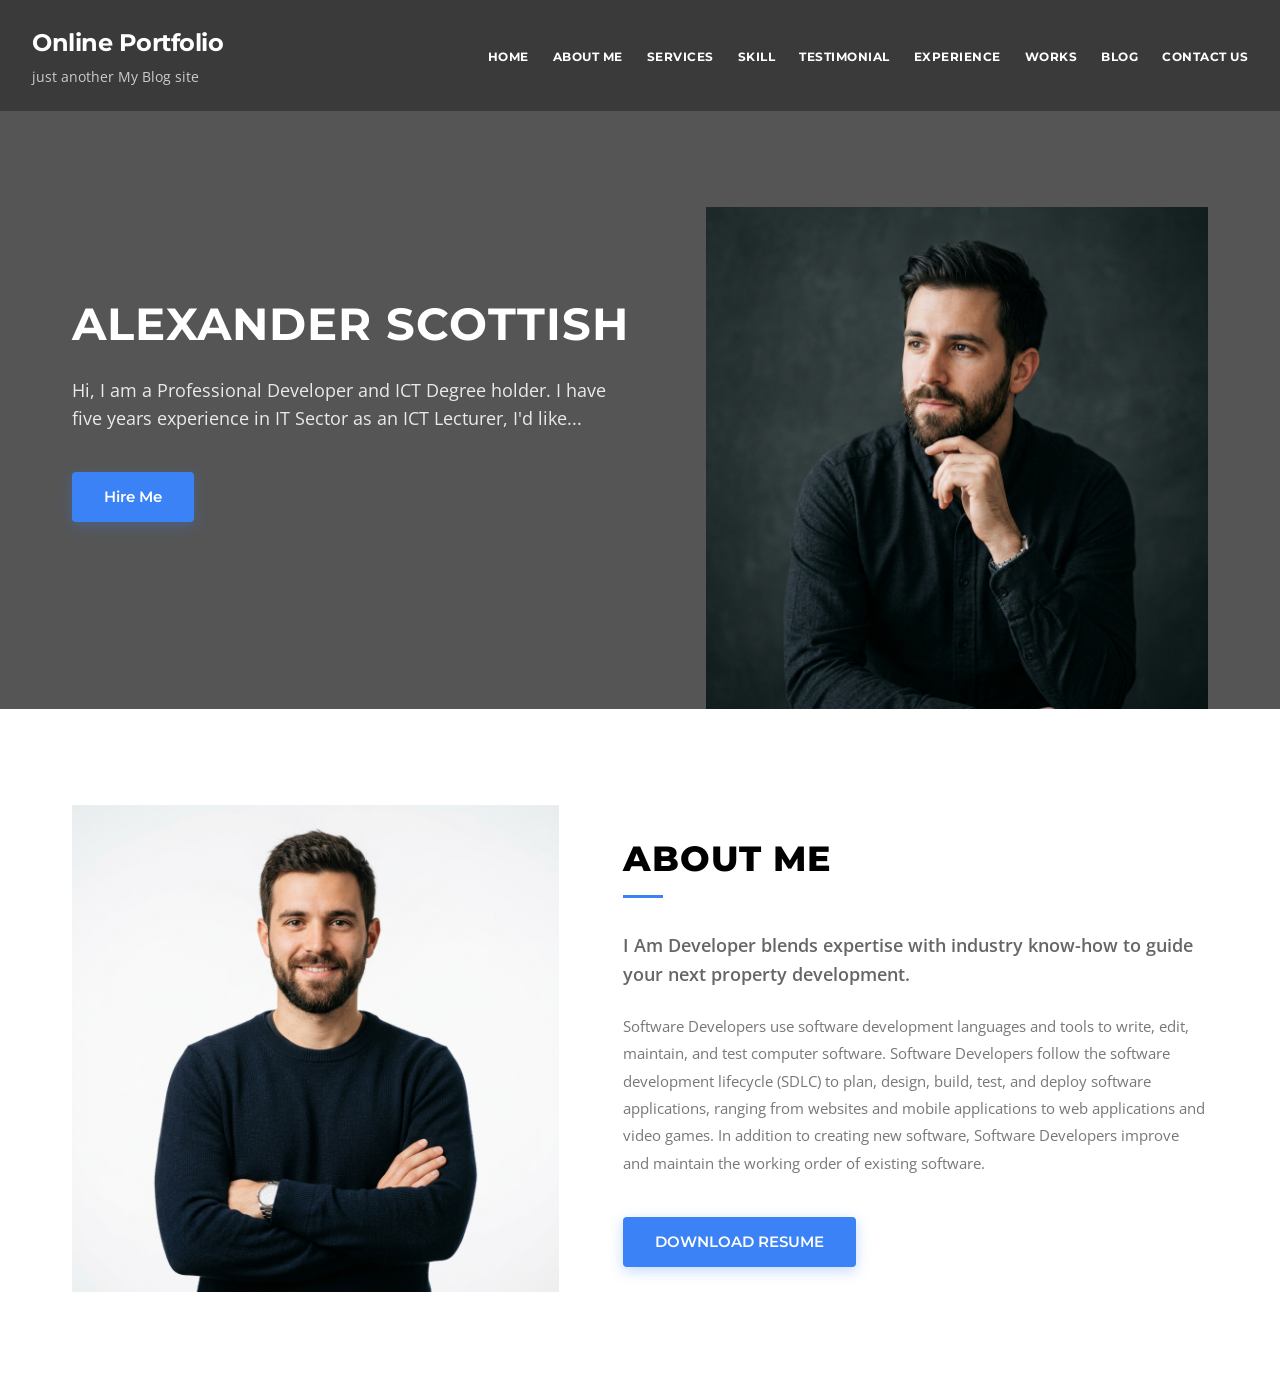
<file: Landing Page/index.html>
<!DOCTYPE html>
<html lang="en">

<head>
    <meta charset="UTF-8">
    <meta name="viewport" content="width=device-width, initial-scale=1.0">
    <title>Alexander Scottish - Online Portfolio</title>
    <link rel="stylesheet" href="style.css">

    <!-- SEO Best Practices -->
    <meta name="description"
        content="Online Portfolio of Alexander Scottish, a Professional Developer and ICT Lecturer with expertise in guiding property development.">

    <!-- Google Fonts -->
    <link rel="preconnect" href="https://fonts.googleapis.com">
    <link rel="preconnect" href="https://fonts.gstatic.com" crossorigin>
    <link
        href="https://fonts.googleapis.com/css2?family=Montserrat:wght@400;600;700;800&family=Open+Sans:wght@400;600&display=swap"
        rel="stylesheet">
</head>

<body>

    <!-- Header / Navbar -->
    <header class="header">
        <div class="header-container">
            <div class="logo">
                <h1>Online Portfolio</h1>
                <p>just another My Blog site</p>
            </div>
            <nav class="nav-menu" aria-label="Main Navigation">
                <ul>
                    <li><a href="#home">HOME</a></li>
                    <li><a href="#about">ABOUT ME</a></li>
                    <li><a href="#services">SERVICES</a></li>
                    <li><a href="#skill">SKILL</a></li>
                    <li><a href="#testimonial">TESTIMONIAL</a></li>
                    <li><a href="#experience">EXPERIENCE</a></li>
                    <li><a href="#works">WORKS</a></li>
                    <li><a href="#blog">BLOG</a></li>
                    <li><a href="#contact">CONTACT US</a></li>
                </ul>
            </nav>
        </div>
    </header>

    <!-- Hero Section -->
    <section id="home" class="hero">
        <div class="container hero-container">
            <div class="hero-content">
                <h1 class="hero-title">ALEXANDER SCOTTISH</h1>
                <p class="hero-desc">Hi, I am a Professional Developer and ICT Degree holder. I have five years
                    experience in IT Sector as an ICT Lecturer, I'd like...</p>
                <a href="#hire" class="btn btn-primary" id="hire-btn">Hire Me</a>
            </div>
            <div class="hero-image">
                <img src="hero.png" alt="Portrait of Alexander Scottish">
            </div>
        </div>
    </section>

    <!-- About Section -->
    <section id="about" class="about">
        <div class="container about-container">
            <div class="about-image">
                <img src="about.png" alt="Alexander Scottish Standing" class="blend-image">
            </div>
            <div class="about-content">
                <h2 class="section-title">ABOUT ME</h2>
                <div class="title-underline"></div>
                <h3 class="about-subtitle">I Am Developer blends expertise with industry know-how to guide your next
                    property development.</h3>
                <p class="about-text">
                    Software Developers use software development languages and tools to write, edit, maintain, and test
                    computer software. Software Developers follow the software development lifecycle (SDLC) to plan,
                    design, build, test, and deploy software applications, ranging from websites and mobile applications
                    to web applications and video games. In addition to creating new software, Software Developers
                    improve and maintain the working order of existing software.
                </p>
                <a href="#resume" class="btn btn-primary" id="resume-btn">DOWNLOAD RESUME</a>
            </div>
        </div>
    </section>

</body>

</html>
</file>
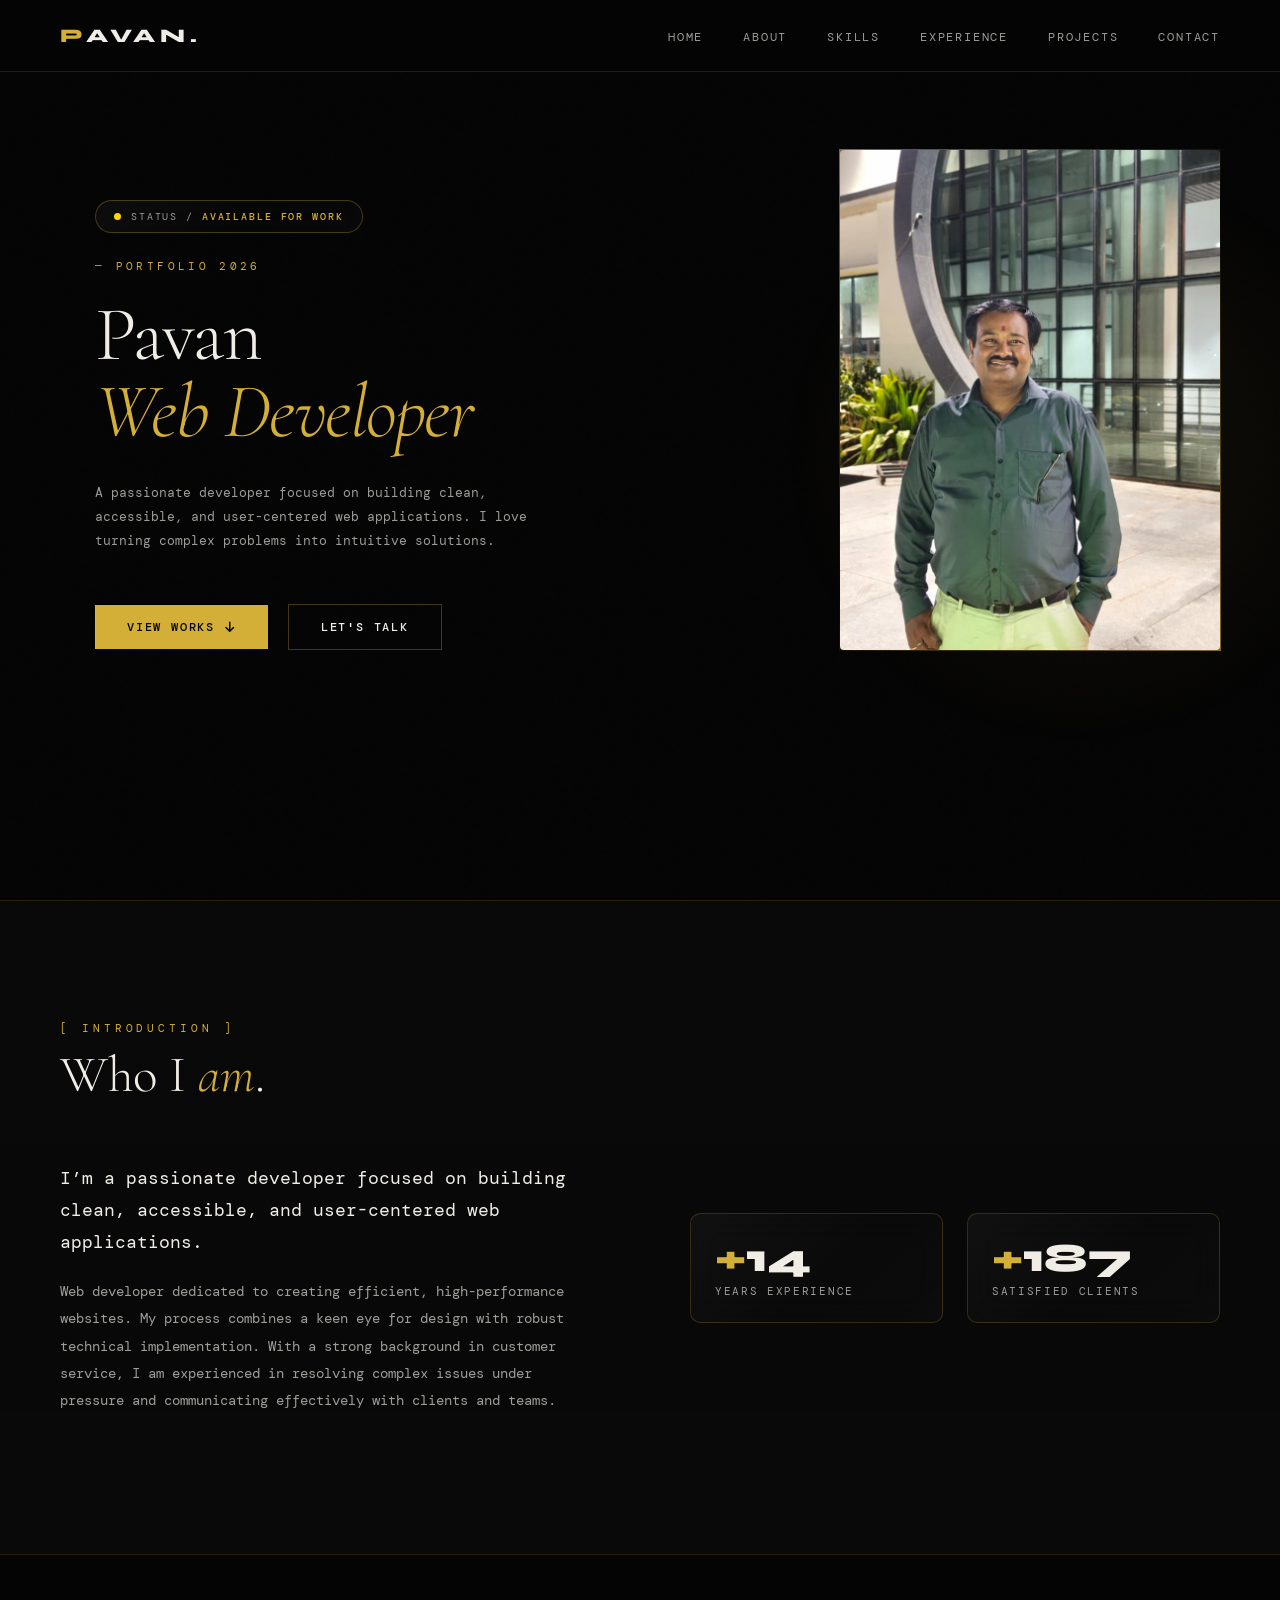
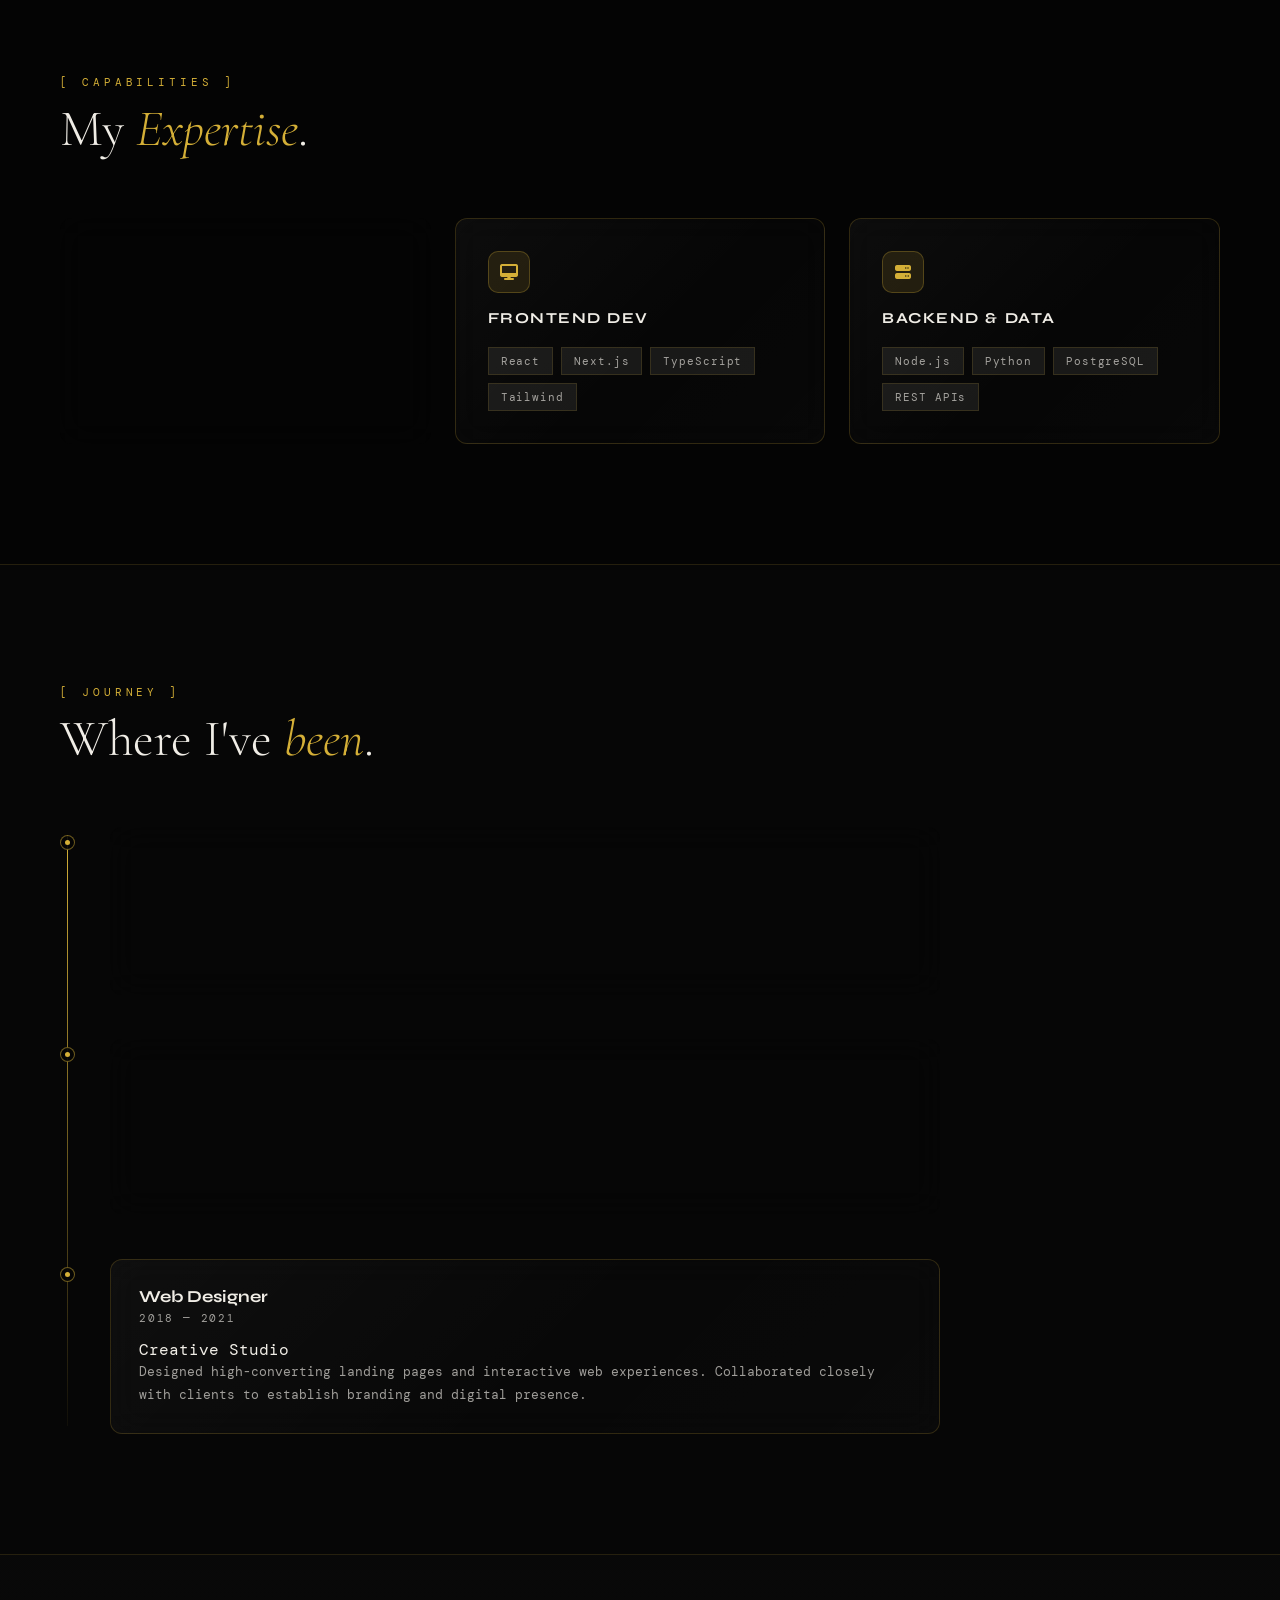
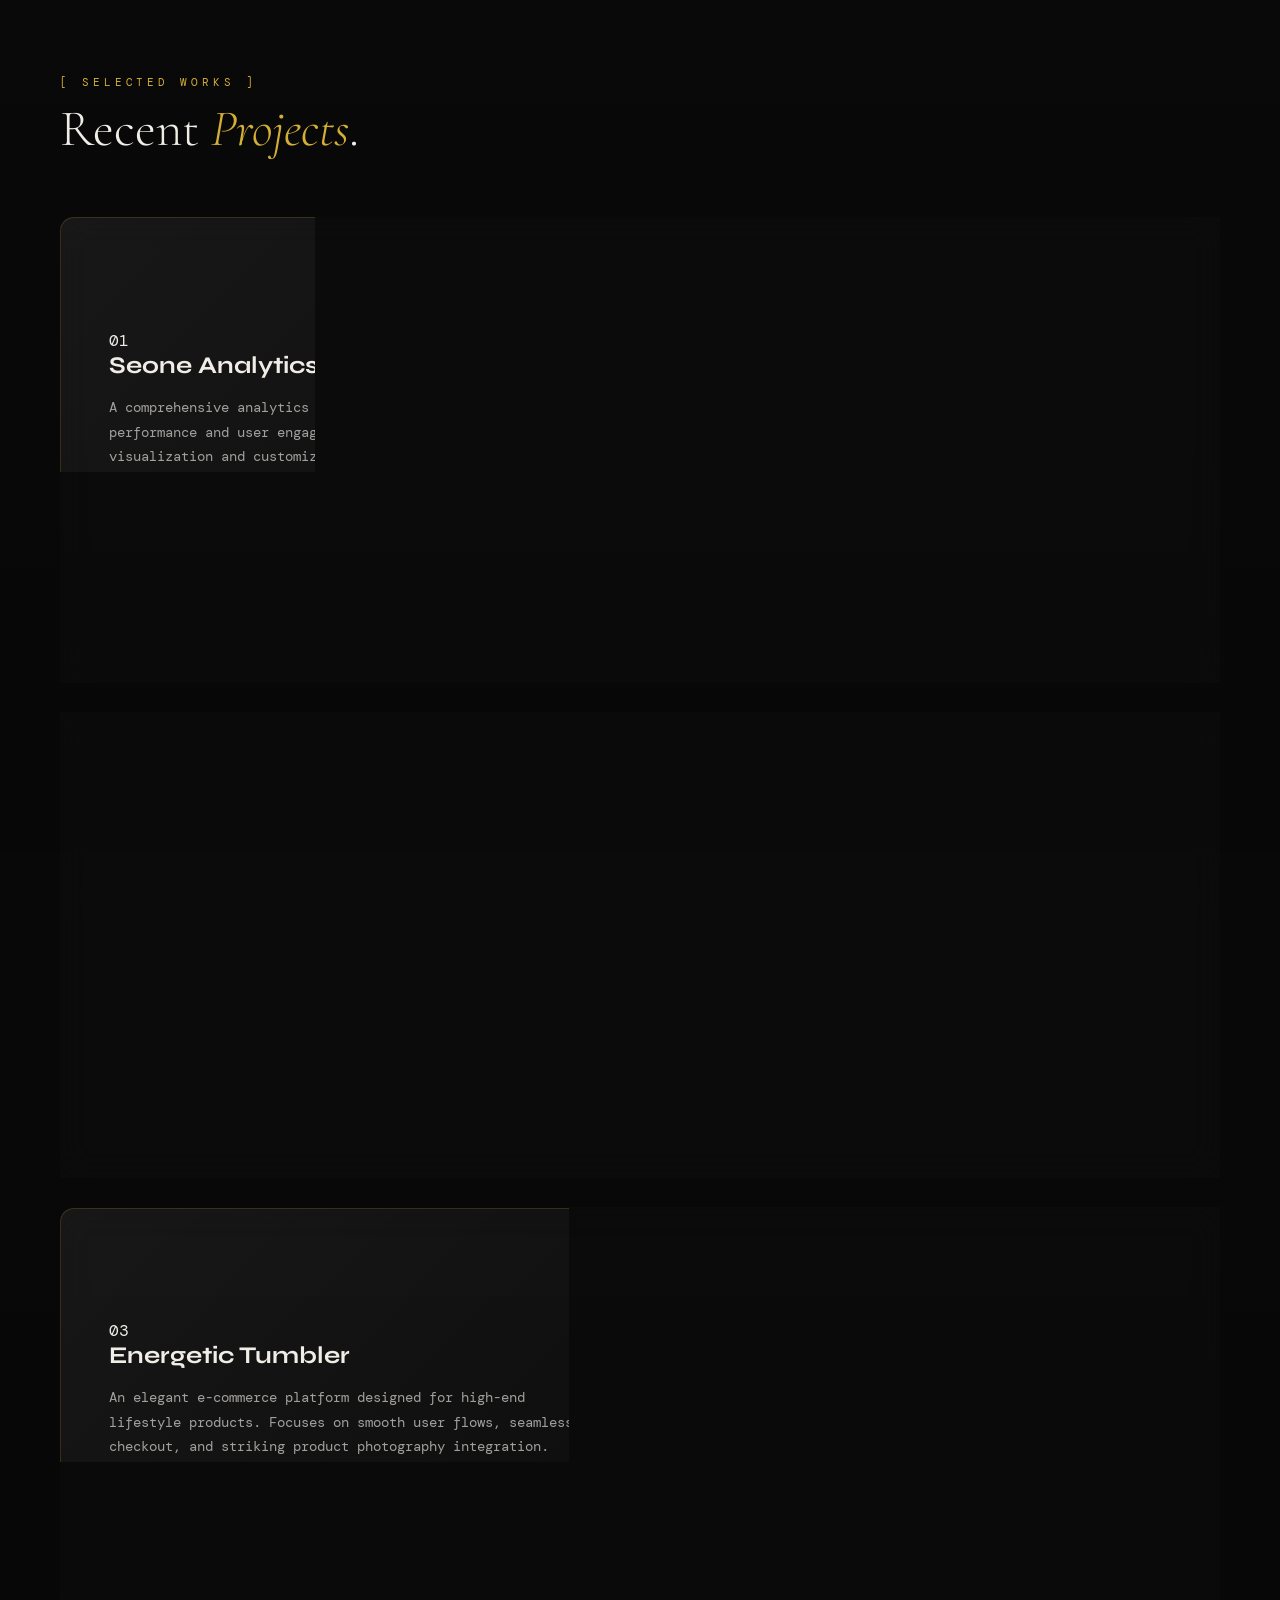
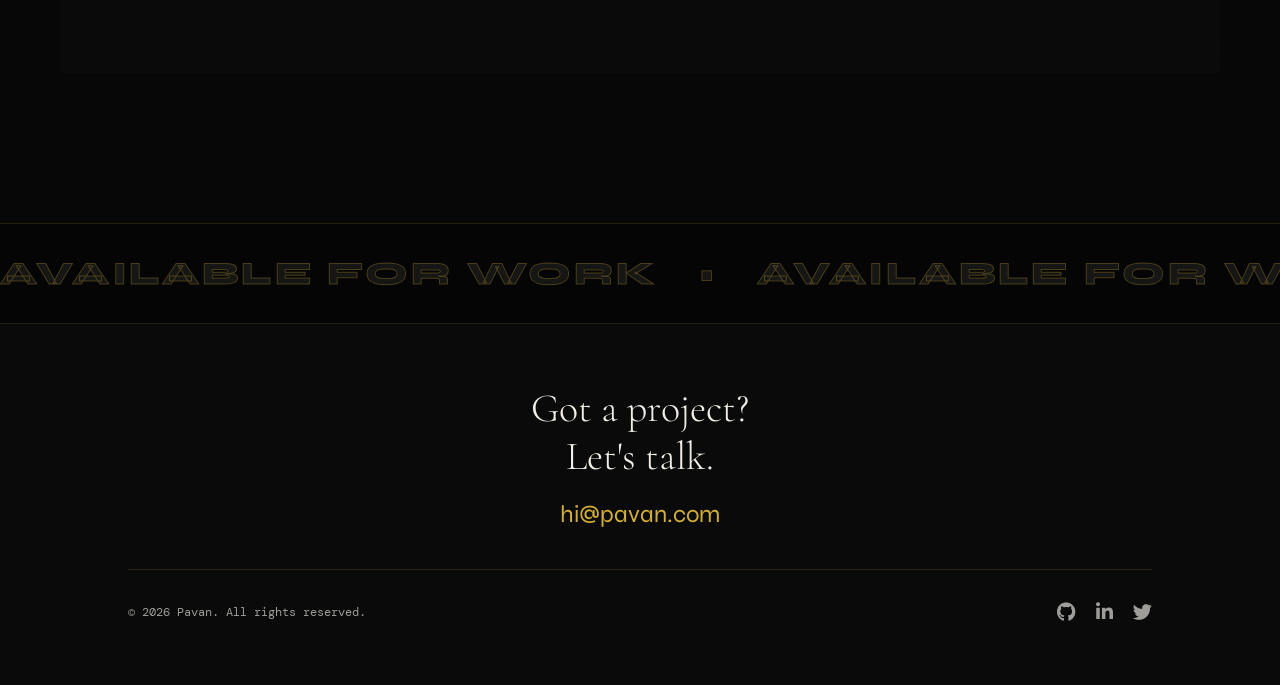
<file: Portfolio/index.html>
<!DOCTYPE html>
<html lang="en" class="intro">
<head>
<meta charset="UTF-8">
<meta name="viewport" content="width=device-width, initial-scale=1.0, viewport-fit=cover">
<meta name="theme-color" content="#050505">
<title>Pavan — Web Developer & Designer</title>
<!-- Fonts -->
<link rel="preconnect" href="https://fonts.googleapis.com">
<link rel="preconnect" href="https://fonts.gstatic.com" crossorigin>
<link href="https://fonts.googleapis.com/css2?family=Cormorant+Garamond:ital,wght@0,300;0,400;0,600;1,300;1,400&family=DM+Mono:wght@300;400;500&family=Syne:wght@400;500;600;700;800&display=swap" rel="stylesheet">
<!-- FontAwesome -->
<link rel="stylesheet" href="https://cdnjs.cloudflare.com/ajax/libs/font-awesome/6.4.0/css/all.min.css">
<!-- CSS -->
<link rel="stylesheet" href="style.css">
</head>
<body>

<!-- Background Elements -->
<div class="shader-scrim"></div>

<!-- Navigation -->
<nav id="navbar">
    <a href="#home" class="nav-logo"><span>P</span>avan.</a>
    <ul class="nav-links">
        <li><a href="#home" class="hover-target">Home</a></li>
        <li><a href="#about" class="hover-target">About</a></li>
        <li><a href="#skills" class="hover-target">Skills</a></li>
        <li><a href="#experience" class="hover-target">Experience</a></li>
        <li><a href="#projects" class="hover-target">Projects</a></li>
        <li><a href="#contact" class="hover-target">Contact</a></li>
    </ul>
    <div class="nav-toggle hover-target" id="navToggle">
        <i class="fas fa-bars"></i>
    </div>
</nav>

<!-- Hero Section -->
<section id="home">
    <div class="hero-orb"></div>
    <div class="hero-bg-grid"></div>
    
    <div class="hero-content">
        <div class="hero-status">
            <div class="pulse"></div>
            <span>Status / <strong>Available for work</strong></span>
        </div>
        <div class="hero-eyebrow">Portfolio 2026</div>
        <h1 class="hero-name">
            Pavan <span class="line-two">Web Developer</span>
        </h1>
        <p class="hero-desc">
            A passionate developer focused on building clean, accessible, and user-centered web applications. I love turning complex problems into intuitive solutions.
        </p>
        <div class="hero-cta-group">
            <a href="#projects" class="btn-primary hover-target">
                <span>View Works</span> <i class="fas fa-arrow-down"></i>
            </a>
            <a href="#contact" class="btn-ghost hover-target">Let's Talk</a>
        </div>
    </div>
    
    <div class="hero-visual">
        <div class="hero-img-frame hover-target">
            <div class="hero-img-overlay"></div>
            <img src="assets/pavan_portrait.jpg" alt="Pavan Portrait" class="hero-img">
        </div>
    </div>
</section>

<!-- About Section -->
<section id="about">
    <div class="section-label reveal">Introduction</div>
    <h2 class="section-title reveal delay-1">Who I <em>am</em>.</h2>
    
    <div class="about-grid">
        <div class="about-text reveal delay-2">
            <p>I’m a passionate developer focused on building clean, accessible, and user-centered web applications.</p>
            <p>Web developer dedicated to creating efficient, high-performance websites. My process combines a keen eye for design with robust technical implementation. With a strong background in customer service, I am experienced in resolving complex issues under pressure and communicating effectively with clients and teams.</p>
        </div>
        <div class="about-stats reveal delay-3">
            <div class="stat-card hover-target">
                <div class="stat-num"><span>+</span>14</div>
                <div class="stat-label">Years Experience</div>
            </div>
            <div class="stat-card hover-target">
                <div class="stat-num"><span>+</span>187</div>
                <div class="stat-label">Satisfied Clients</div>
            </div>
        </div>
    </div>
</section>

<!-- Skills Section -->
<section id="skills">
    <div class="section-label reveal">Capabilities</div>
    <h2 class="section-title reveal delay-1">My <em>Expertise</em>.</h2>
    
    <div class="skills-layout">
        <div class="skill-group reveal delay-1 hover-target">
            <div class="skill-group-icon"><i class="fas fa-cube"></i></div>
            <h3 class="skill-group-title">Product Design</h3>
            <div class="skill-tags">
                <span class="skill-tag">UI/UX</span>
                <span class="skill-tag">Figma</span>
                <span class="skill-tag">Wireframing</span>
                <span class="skill-tag">Prototyping</span>
            </div>
        </div>
        <div class="skill-group reveal delay-2 hover-target">
            <div class="skill-group-icon"><i class="fas fa-desktop"></i></div>
            <h3 class="skill-group-title">Frontend Dev</h3>
            <div class="skill-tags">
                <span class="skill-tag">React</span>
                <span class="skill-tag">Next.js</span>
                <span class="skill-tag">TypeScript</span>
                <span class="skill-tag">Tailwind</span>
            </div>
        </div>
        <div class="skill-group reveal delay-3 hover-target">
            <div class="skill-group-icon"><i class="fas fa-server"></i></div>
            <h3 class="skill-group-title">Backend & Data</h3>
            <div class="skill-tags">
                <span class="skill-tag">Node.js</span>
                <span class="skill-tag">Python</span>
                <span class="skill-tag">PostgreSQL</span>
                <span class="skill-tag">REST APIs</span>
            </div>
        </div>
    </div>
</section>

<!-- Experience Section -->
<section id="experience">
    <div class="section-label reveal">Journey</div>
    <h2 class="section-title reveal delay-1">Where I've <em>been</em>.</h2>
    
    <div class="exp-track">
        <div class="exp-item current reveal delay-1 hover-target">
            <div class="exp-dot"></div>
            <div class="exp-card">
                <div class="exp-head">
                    <h3 class="exp-role">Senior Full Stack Developer</h3>
                    <div class="exp-live"><i></i> Present</div>
                </div>
                <div class="exp-org">Freelance / Independent</div>
                <p class="exp-desc">Leading full-stack development projects for various international clients. Architecting scalable web applications and delivering premium user experiences.</p>
            </div>
        </div>
        
        <div class="exp-item reveal delay-2 hover-target">
            <div class="exp-dot"></div>
            <div class="exp-card">
                <div class="exp-head">
                    <h3 class="exp-role">Frontend Engineer</h3>
                    <span class="exp-date">2021 — 2024</span>
                </div>
                <div class="exp-org">TechFlow Agency</div>
                <p class="exp-desc">Developed and maintained sophisticated client-facing dashboards. Spearheaded the migration from legacy code to modern React frameworks, improving performance by 40%.</p>
            </div>
        </div>
        
        <div class="exp-item reveal delay-3 hover-target">
            <div class="exp-dot"></div>
            <div class="exp-card">
                <div class="exp-head">
                    <h3 class="exp-role">Web Designer</h3>
                    <span class="exp-date">2018 — 2021</span>
                </div>
                <div class="exp-org">Creative Studio</div>
                <p class="exp-desc">Designed high-converting landing pages and interactive web experiences. Collaborated closely with clients to establish branding and digital presence.</p>
            </div>
        </div>
    </div>
</section>

<!-- Projects Section -->
<section id="projects">
    <div class="section-label reveal">Selected Works</div>
    <h2 class="section-title reveal delay-1">Recent <em>Projects</em>.</h2>
    
    <div class="project-card reveal delay-1 hover-target">
        <div class="project-inner">
            <div class="project-info">
                <div class="project-number">01</div>
                <h3 class="project-title">Seone Analytics</h3>
                <p class="project-desc">A comprehensive analytics dashboard for tracking product performance and user engagement. Features real-time data visualization and customizable reporting modules.</p>
                <div class="project-tech">
                    <span class="tech-pill">React</span>
                    <span class="tech-pill">D3.js</span>
                    <span class="tech-pill">Node.js</span>
                </div>
                <div class="project-links">
                    <a href="#" class="project-link">View Project <i class="fas fa-external-link-alt"></i></a>
                </div>
            </div>
            <div class="project-visual">
                <img src="assets/project_seone_1784011882542.png" alt="Seone Analytics">
            </div>
        </div>
    </div>

    <div class="project-card reveal delay-2 hover-target">
        <div class="project-inner">
            <div class="project-info">
                <div class="project-number">02</div>
                <h3 class="project-title">BeServer Management</h3>
                <p class="project-desc">A proxy server management interface offering robust branding and product features. Streamlined UI for managing complex network configurations.</p>
                <div class="project-tech">
                    <span class="tech-pill">Vue.js</span>
                    <span class="tech-pill">Tailwind</span>
                    <span class="tech-pill">Python</span>
                </div>
                <div class="project-links">
                    <a href="#" class="project-link">View Project <i class="fas fa-external-link-alt"></i></a>
                </div>
            </div>
            <div class="project-visual">
                <img src="assets/project_beserver_1784011892687.png" alt="BeServer">
            </div>
        </div>
    </div>
    
    <div class="project-card reveal delay-3 hover-target">
        <div class="project-inner">
            <div class="project-info">
                <div class="project-number">03</div>
                <h3 class="project-title">Energetic Tumbler</h3>
                <p class="project-desc">An elegant e-commerce platform designed for high-end lifestyle products. Focuses on smooth user flows, seamless checkout, and striking product photography integration.</p>
                <div class="project-tech">
                    <span class="tech-pill">Next.js</span>
                    <span class="tech-pill">Stripe</span>
                    <span class="tech-pill">Framer Motion</span>
                </div>
                <div class="project-links">
                    <a href="#" class="project-link">View Project <i class="fas fa-external-link-alt"></i></a>
                </div>
            </div>
            <div class="project-visual">
                <img src="assets/project_tumbler_1784011904538.png" alt="Energetic Tumbler">
            </div>
        </div>
    </div>
</section>

<!-- Marquee -->
<div class="marquee-wrap">
    <div class="marquee">
        <span>Available for Work</span>
        <span>•</span>
        <span>Available for Work</span>
        <span>•</span>
        <span>Available for Work</span>
        <span>•</span>
        <span>Available for Work</span>
        <span>•</span>
    </div>
</div>

<!-- Footer -->
<footer id="contact">
    <h2 class="reveal">Got a project?<br>Let's talk.</h2>
    <a href="mailto:hi@pavan.com" class="footer-email reveal delay-1 hover-target">hi@pavan.com</a>
    
    <div class="footer-bottom reveal delay-2">
        <p>&copy; 2026 Pavan. All rights reserved.</p>
        <div class="social-links">
            <a href="#" class="hover-target"><i class="fab fa-github"></i></a>
            <a href="#" class="hover-target"><i class="fab fa-linkedin-in"></i></a>
            <a href="#" class="hover-target"><i class="fab fa-twitter"></i></a>
        </div>
    </div>
</footer>

<script src="app.js"></script>
</body>
</html>
</file>
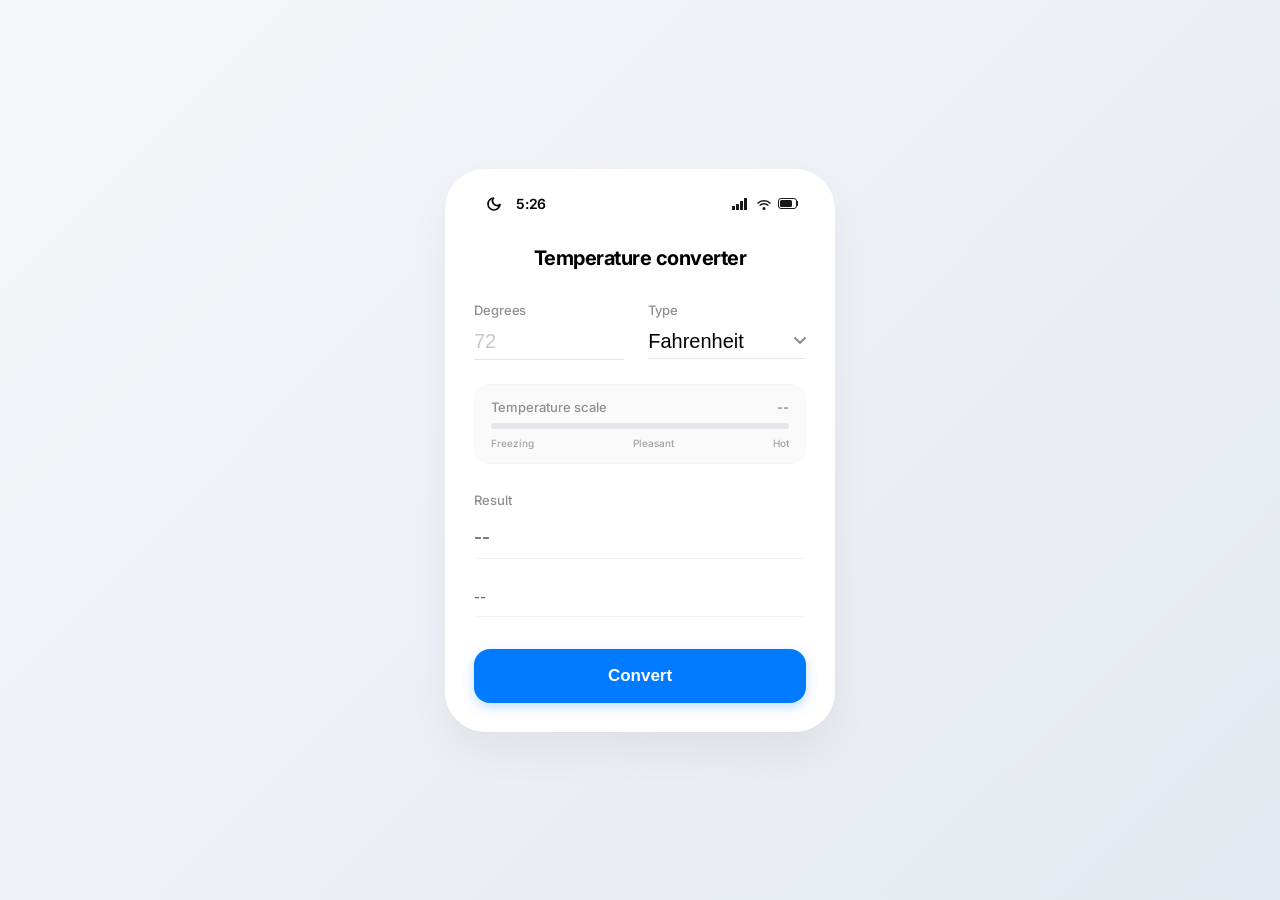
<file: Temperature converter website/index.html>
<!DOCTYPE html>
<html lang="en">
<head>
  <meta charset="UTF-8">
  <meta name="viewport" content="width=device-width, initial-scale=1.0">
  <meta name="description" content="An interactive, beautiful, and precise Temperature Converter that converts between Fahrenheit, Celsius, and Kelvin in real-time.">
  <title>Temperature Converter</title>
  <!-- Google Fonts for premium typography -->
  <link rel="preconnect" href="https://fonts.googleapis.com">
  <link rel="preconnect" href="https://fonts.gstatic.com" crossorigin>
  <link href="https://fonts.googleapis.com/css2?family=Inter:wght@400;500;600;700&display=swap" rel="stylesheet">
  <!-- Linking stylesheet -->
  <link rel="stylesheet" href="style.css">
</head>
<body>
  <main class="app-container">
    <div class="converter-card" id="converter-card">
      <!-- iOS-style Status Bar with Theme Switcher -->
      <div class="status-bar">
        <div class="status-left">
          <button id="theme-toggle" class="theme-toggle-btn" aria-label="Toggle theme">
            <!-- Moon Icon (Visible in Light Mode) -->
            <svg class="theme-icon moon-icon" width="16" height="16" viewBox="0 0 24 24" fill="none" stroke="currentColor" stroke-width="2.5" stroke-linecap="round" stroke-linejoin="round">
              <path d="M21 12.79A9 9 0 1 1 11.21 3 7 7 0 0 0 21 12.79z"></path>
            </svg>
            <!-- Sun Icon (Visible in Dark Mode) -->
            <svg class="theme-icon sun-icon" width="16" height="16" viewBox="0 0 24 24" fill="none" stroke="currentColor" stroke-width="2.5" stroke-linecap="round" stroke-linejoin="round">
              <circle cx="12" cy="12" r="5"></circle>
              <line x1="12" y1="1" x2="12" y2="3"></line>
              <line x1="12" y1="21" x2="12" y2="23"></line>
              <line x1="4.22" y1="4.22" x2="5.64" y2="5.64"></line>
              <line x1="18.36" y1="18.36" x2="19.78" y2="19.78"></line>
              <line x1="1" y1="12" x2="3" y2="12"></line>
              <line x1="21" y1="12" x2="23" y2="12"></line>
              <line x1="4.22" y1="19.78" x2="5.64" y2="18.36"></line>
              <line x1="18.36" y1="5.64" x2="19.78" y2="4.22"></line>
            </svg>
          </button>
          <span class="status-time" id="status-time">9:41</span>
        </div>
        <div class="status-icons">
          <!-- Cellular Signal Bars -->
          <svg class="icon icon-signal" width="18" height="12" viewBox="0 0 18 12" fill="currentColor">
            <rect x="0" y="8" width="3" height="4" rx="0.5"/>
            <rect x="4" y="6" width="3" height="6" rx="0.5"/>
            <rect x="8" y="3" width="3" height="9" rx="0.5"/>
            <rect x="12" y="0" width="3" height="12" rx="0.5"/>
          </svg>
          <!-- Wi-Fi Icon -->
          <svg class="icon icon-wifi" width="16" height="12" viewBox="0 0 16 12" fill="currentColor">
            <path d="M8 12a1.5 1.5 0 1 0 0-3 1.5 1.5 0 0 0 0 3zm-4.95-4.95a7 7 0 0 1 9.9 0l-1.06 1.06a5.5 5.5 0 0 0-7.78 0L3.05 7.05zm-2.12-2.12a10 10 0 0 1 14.14 0l-1.06 1.06a8.5 8.5 0 0 0-12.02 0L.93 4.93z"/>
          </svg>
          <!-- Battery Icon -->
          <svg class="icon icon-battery" width="22" height="11" viewBox="0 0 22 11" fill="currentColor">
            <rect x="0.5" y="0.5" width="18" height="10" rx="2.5" fill="none" stroke="currentColor" stroke-width="1"/>
            <rect x="2" y="2" width="12" height="7" rx="1.5"/>
            <path d="M20 3.5v4c0 .5-.2.5-.5.5h-.5v-5h.5c.3 0 .5 0 .5.5z"/>
          </svg>
        </div>
      </div>

      <!-- App Title -->
      <header class="app-header">
        <h1 class="app-title">Temperature converter</h1>
      </header>

      <!-- Input Section Grid -->
      <section class="inputs-grid">
        <!-- Degrees Input with Clear Button -->
        <div class="input-group" id="degrees-group">
          <label for="degrees-input" class="input-label">Degrees</label>
          <div class="input-wrapper">
            <input type="text" id="degrees-input" class="text-input" placeholder="72" autocomplete="off" inputmode="decimal">
            <button id="clear-btn" class="clear-input-btn" type="button" aria-label="Clear input">
              <svg width="12" height="12" viewBox="0 0 24 24" fill="none" stroke="currentColor" stroke-width="3" stroke-linecap="round" stroke-linejoin="round">
                <line x1="18" y1="6" x2="6" y2="18"></line>
                <line x1="6" y1="6" x2="18" y2="18"></line>
              </svg>
            </button>
          </div>
          <div class="focus-line"></div>
          <div class="error-tooltip" id="error-tooltip">Please enter a valid number</div>
        </div>

        <!-- Unit Select -->
        <div class="input-group">
          <label for="unit-select" class="input-label">Type</label>
          <div class="select-wrapper">
            <select id="unit-select" class="custom-select">
              <option value="F">Fahrenheit</option>
              <option value="C">Celsius</option>
              <option value="K">Kelvin</option>
            </select>
            <!-- Dropdown Down Arrow Icon -->
            <svg class="select-arrow" width="12" height="8" viewBox="0 0 12 8" fill="none" xmlns="http://www.w3.org/2000/svg">
              <path d="M1 1L6 6L11 1" stroke="currentColor" stroke-width="2" stroke-linecap="round" stroke-linejoin="round"/>
            </svg>
          </div>
          <div class="focus-line"></div>
        </div>
      </section>

      <!-- Dynamic Visualizer Gauge -->
      <section class="visualizer-section" id="visualizer-section">
        <div class="visualizer-label-row">
          <span class="visualizer-label">Temperature scale</span>
          <span id="visualizer-temp-text" class="visualizer-value">--</span>
        </div>
        <div class="gauge-track">
          <div id="gauge-fill" class="gauge-fill"></div>
        </div>
        <div class="gauge-scale">
          <span>Freezing</span>
          <span>Pleasant</span>
          <span>Hot</span>
        </div>
      </section>

      <!-- Results Display Section -->
      <section class="results-section">
        <label class="input-label">Result</label>
        
        <!-- Primary Result Field -->
        <div class="result-wrapper">
          <input type="text" id="result-primary" class="result-input" readonly placeholder="--">
          <div class="result-line"></div>
        </div>

        <!-- Secondary Result Field -->
        <div class="result-wrapper secondary-wrapper" id="secondary-result-wrapper">
          <input type="text" id="result-secondary" class="result-input secondary-input" readonly placeholder="--">
          <div class="result-line"></div>
        </div>
      </section>

      <!-- Convert Action Button -->
      <footer class="app-actions">
        <button id="convert-btn" class="btn-convert">Convert</button>
      </footer>
    </div>
  </main>

  <!-- Linking Script -->
  <script src="script.js"></script>
</body>
</html>
</file>
<file: Landing Page/style.css>
/* --- Reset and Variables --- */
:root {
    --bg-dark: #555555;
    --bg-darker: #3a3a3a;
    --text-light: #ffffff;
    --text-grey: #cccccc;
    --text-dark: #111111;
    --text-muted: #666666;
    --primary-color: #3b82f6; /* Bright blue to match the button */
    --primary-hover: #2563eb;
    
    --font-heading: 'Montserrat', sans-serif;
    --font-body: 'Open Sans', sans-serif;
}

* {
    margin: 0;
    padding: 0;
    box-sizing: border-box;
}

html {
    scroll-behavior: smooth;
}

body {
    font-family: var(--font-body);
    color: var(--text-dark);
    line-height: 1.6;
    background-color: #ffffff;
    overflow-x: hidden;
}

a {
    text-decoration: none;
    color: inherit;
}

ul {
    list-style: none;
}

.container {
    max-width: 1200px;
    margin: 0 auto;
    padding: 0 2rem;
    width: 100%;
}

/* --- Buttons --- */
.btn {
    display: inline-block;
    padding: 0.8rem 2rem;
    font-weight: 600;
    font-family: var(--font-heading);
    font-size: 0.95rem;
    border-radius: 4px;
    transition: background-color 0.3s ease, transform 0.2s ease, box-shadow 0.3s ease;
    cursor: pointer;
    text-align: center;
}

.btn-primary {
    background-color: var(--primary-color);
    color: var(--text-light);
    border: none;
    box-shadow: 0 4px 14px rgba(59, 130, 246, 0.3);
}

.btn-primary:hover {
    background-color: var(--primary-hover);
    transform: translateY(-2px);
    box-shadow: 0 6px 20px rgba(59, 130, 246, 0.4);
}

/* --- Header --- */
.header {
    background-color: var(--bg-darker);
    color: var(--text-light);
    padding: 1.5rem 0;
    position: sticky;
    top: 0;
    z-index: 1000;
}

.header-container {
    max-width: 1300px;
    margin: 0 auto;
    padding: 0 2rem;
    display: flex;
    justify-content: space-between;
    align-items: center;
}

.logo h1 {
    font-family: var(--font-heading);
    font-size: 1.5rem;
    font-weight: 700;
    margin-bottom: 0.2rem;
    letter-spacing: -0.5px;
}

.logo p {
    font-size: 0.85rem;
    color: var(--text-grey);
}

.nav-menu ul {
    display: flex;
    gap: 1.5rem;
}

.nav-menu a {
    font-family: var(--font-heading);
    font-size: 0.75rem;
    font-weight: 700;
    letter-spacing: 0.5px;
    color: var(--text-light);
    transition: color 0.3s ease;
}

.nav-menu a:hover {
    color: var(--text-grey);
}

/* --- Hero Section --- */
.hero {
    background-color: var(--bg-dark);
    color: var(--text-light);
    padding: 6rem 0 0 0; /* No bottom padding to align image */
    position: relative;
}

.hero-container {
    display: flex;
    align-items: center;
    justify-content: space-between;
}

.hero-content {
    flex: 1.2;
    padding-bottom: 6rem;
    padding-right: 2rem;
}

.hero-title {
    font-family: var(--font-heading);
    font-size: 2.8rem;
    font-weight: 700;
    letter-spacing: 1px;
    margin-bottom: 1.5rem;
    line-height: 1.2;
}

.hero-desc {
    font-size: 1.1rem;
    margin-bottom: 2.5rem;
    color: #eaeaea;
    max-width: 550px;
}

.hero-image {
    flex: 1;
    display: flex;
    justify-content: flex-end;
    align-items: flex-end;
    align-self: flex-end;
}

.hero-image img {
    max-width: 100%;
    max-height: 550px;
    object-fit: cover;
    object-position: bottom;
    display: block;
}

/* --- About Section --- */
.about {
    padding: 6rem 0;
    background-color: #ffffff;
}

.about-container {
    display: flex;
    align-items: center;
    gap: 4rem;
}

.about-image {
    flex: 1;
    display: flex;
    justify-content: center;
}

.about-image img {
    max-width: 100%;
    max-height: 550px;
    object-fit: cover;
}

/* Optional blend mode if the generated image has a solid white background 
   to make it blend seamlessly with the section background */
.blend-image {
    mix-blend-mode: multiply;
}

.about-content {
    flex: 1.2;
}

.section-title {
    font-family: var(--font-heading);
    font-size: 2.2rem;
    font-weight: 800;
    letter-spacing: 1px;
    margin-bottom: 0.5rem;
    color: #000000;
    text-transform: uppercase;
}

.title-underline {
    width: 40px;
    height: 3px;
    background-color: var(--primary-color);
    margin-bottom: 2rem;
}

.about-subtitle {
    font-family: var(--font-body);
    font-size: 1.15rem;
    font-weight: 600;
    color: var(--text-muted);
    margin-bottom: 1.5rem;
    line-height: 1.6;
}

.about-text {
    font-size: 0.95rem;
    color: #777777;
    margin-bottom: 2.5rem;
    line-height: 1.8;
}

/* --- Responsive Design --- */
@media (max-width: 992px) {
    .hero-container, .about-container {
        flex-direction: column;
        text-align: center;
    }
    .hero-content {
        padding-bottom: 3rem;
        padding-right: 0;
    }
    .hero-image {
        align-self: center;
        justify-content: center;
    }
    .about-image {
        margin-bottom: 3rem;
    }
    .title-underline {
        margin: 0 auto 2rem auto;
    }
}

@media (max-width: 768px) {
    .nav-menu ul {
        flex-wrap: wrap;
        justify-content: center;
        gap: 1rem;
    }
    .header-container {
        flex-direction: column;
        gap: 1rem;
        text-align: center;
    }
    .hero-title {
        font-size: 2.2rem;
    }
}
</file>
<file: Portfolio/style.css>
:root {
  --black: #050505;
  --off-black: #0a0a0a;
  --card-bg: #0f0f0f;
  --border: rgba(212, 175, 55, 0.15);
  --border-bright: rgba(212, 175, 55, 0.3);
  --white: #f0ede6;
  --white-dim: rgba(240, 237, 230, 0.65);
  --white-ghost: rgba(240, 237, 230, 0.08);
  --accent: #D4AF37; /* Gold */
  --accent-glow: rgba(212, 175, 55, 0.12);
  --accent-bright: #FFD700;
  
  /* Glass tokens */
  --glass-bg: linear-gradient(135deg, rgba(255,255,255,0.04) 0%, rgba(255,255,255,0.01) 55%, rgba(255,255,255,0.02) 100%);
  --glass-border: rgba(212, 175, 55, 0.2);
  --glass-border-hover: rgba(212, 175, 55, 0.6);
  --glass-highlight: inset 0 1px 0 rgba(255,255,255,0.08);
  --glass-shadow: 0 18px 50px rgba(0,0,0,0.6);
  --glass-blur: 16px;
  
  /* Motion tokens */
  --ease-out-expo: cubic-bezier(0.16, 1, 0.3, 1);
  --ease-spring: cubic-bezier(0.34, 1.56, 0.64, 1);
  --dur-micro: 0.14s;
  --dur-move: 0.26s;
  --dur-slow: 0.5s;
}

*, *::before, *::after { box-sizing: border-box; margin: 0; padding: 0; }

html { scroll-behavior: smooth; }

body {
  background: var(--black);
  color: var(--white);
  font-family: 'DM Mono', monospace;
  overflow-x: hidden;
}


/* ─── NOISE TEXTURE OVERLAY ─── */
body::before {
  content: '';
  position: fixed; inset: 0;
  background-image: url("data:image/svg+xml,%3Csvg viewBox='0 0 256 256' xmlns='http://www.w3.org/2000/svg'%3E%3Cfilter id='noise'%3E%3CfeTurbulence type='fractalNoise' baseFrequency='0.9' numOctaves='4' stitchTiles='stitch'/%3E%3C/filter%3E%3Crect width='100%25' height='100%25' filter='url(%23noise)' opacity='0.04'/%3E%3C/svg%3E");
  pointer-events: none;
  z-index: 1;
  opacity: 0.15; /* Reduced noise for better clarity */
}

/* ─── ANIMATION CLASSES ─── */
.reveal {
  opacity: 0;
  transform: translateY(30px);
  transition: opacity 0.8s var(--ease-out-expo), transform 0.8s var(--ease-out-expo);
}
.reveal.active {
  opacity: 1;
  transform: translateY(0);
}
.delay-1 { transition-delay: 0.1s; }
.delay-2 { transition-delay: 0.2s; }
.delay-3 { transition-delay: 0.3s; }

/* ─── NAV ─── */
nav {
  position: fixed; top: 0; left: 0; right: 0;
  z-index: 100;
  display: flex; align-items: center; justify-content: space-between;
  padding: 24px 60px;
  backdrop-filter: blur(20px);
  background: rgba(5,5,5,0.7);
  border-bottom: 1px solid var(--border);
  transition: padding 0.25s ease;
}
nav.scrolled { padding: 16px 60px; }
.nav-logo {
  font-family: 'Syne', sans-serif;
  font-weight: 800;
  font-size: 1.2rem;
  letter-spacing: 0.25em;
  text-transform: uppercase;
  color: var(--white);
  text-decoration: none;
}
.nav-logo span { color: var(--accent); }
.nav-links { display: flex; gap: 40px; list-style: none; }
.nav-links a {
  font-family: 'DM Mono', monospace;
  font-size: 0.75rem;
  letter-spacing: 0.15em;
  text-transform: uppercase;
  color: var(--white-dim);
  text-decoration: none;
  transition: color 0.15s;
  position: relative;
}
.nav-links a::after {
  content: '';
  position: absolute; bottom: -4px; left: 0;
  width: 0; height: 1px;
  background: var(--accent);
  transition: width 0.2s ease;
}
.nav-links a:hover { color: var(--white); }
.nav-links a:hover::after { width: 100%; }

/* Mobile Menu Toggle */
.nav-toggle {
    display: none;
    font-size: 1.5rem;
    color: var(--white);
    cursor: pointer;
}

/* ─── HERO ─── */
#home {
  min-height: 100vh;
  display: flex;
  flex-direction: row;
  justify-content: space-between;
  align-items: flex-start;
  padding: 200px 60px 80px; /* Increased top padding to ensure nothing clips under nav */
  position: relative;
  max-width: 1600px;
  margin: 0 auto;
}

.hero-orb {
  position: absolute;
  width: 600px; height: 600px;
  background: radial-gradient(circle, rgba(212, 175, 55, 0.08) 0%, transparent 70%);
  border-radius: 50%;
  right: -100px; top: 50%;
  transform: translateY(-50%);
  animation: orbPulse 6s ease-in-out infinite;
  pointer-events: none;
}
@keyframes orbPulse {
  0%, 100% { transform: translateY(-50%) scale(1); opacity: 0.8; }
  50% { transform: translateY(-50%) scale(1.1); opacity: 1; }
}

.hero-content { 
  position: relative; 
  z-index: 2; 
  flex: 1;
  max-width: 650px; /* Prevents text from stretching too far */
}
.hero-status {
  display: inline-flex; align-items: center; gap: 10px;
  padding: 9px 18px;
  border: 1px solid var(--border-bright);
  border-radius: 999px;
  background: var(--glass-bg);
  backdrop-filter: blur(12px);
  font-size: 0.65rem;
  letter-spacing: 0.18em;
  text-transform: uppercase;
  color: var(--white-dim);
  margin-bottom: 26px;
}
.hero-status strong { color: var(--accent); font-weight: 500; }
.hero-status .pulse {
  width: 7px; height: 7px; border-radius: 50%;
  background: var(--accent-bright);
  animation: statusPulse 2.2s ease-out infinite;
}
@keyframes statusPulse {
  0% { box-shadow: 0 0 0 0 rgba(212, 175, 55, 0.55); }
  70% { box-shadow: 0 0 0 8px rgba(212, 175, 55, 0); }
  100% { box-shadow: 0 0 0 0 rgba(212, 175, 55, 0); }
}

.hero-eyebrow {
  font-family: 'DM Mono', monospace;
  font-size: 0.7rem;
  letter-spacing: 0.3em;
  color: var(--accent);
  text-transform: uppercase;
  margin-bottom: 24px;
}
.hero-eyebrow::before { content: '— '; color: var(--white-dim); }

.hero-name {
  font-family: 'Cormorant Garamond', serif;
  font-size: clamp(3.5rem, 6vw, 6rem);
  font-weight: 300;
  line-height: 1.0;
  letter-spacing: -0.02em;
  margin-bottom: 8px;
}
.hero-name .line-two { display: block; font-style: italic; color: var(--accent); }

.hero-desc {
  font-size: 0.8rem;
  line-height: 1.9;
  color: var(--white-dim);
  max-width: 440px;
  margin-top: 30px;
  margin-bottom: 50px;
}

.btn-primary {
  display: inline-flex; align-items: center; gap: 10px;
  padding: 14px 32px;
  background: var(--accent);
  color: var(--black);
  font-family: 'DM Mono', monospace;
  font-size: 0.75rem;
  font-weight: 500;
  letter-spacing: 0.15em;
  text-transform: uppercase;
  text-decoration: none;
  position: relative;
  overflow: hidden;
  transition: transform 0.15s ease;
  cursor: pointer;
}
.btn-primary::before {
  content: '';
  position: absolute; inset: 0;
  background: var(--accent-bright);
  transform: translateX(-100%);
  transition: transform 0.25s cubic-bezier(0.23, 1, 0.32, 1);
}
.btn-primary:hover::before { transform: translateX(0); }
.btn-primary:hover { transform: translateY(-2px); }
.btn-primary span { position: relative; z-index: 1; }

.hero-cta-group {
  display: flex;
  align-items: center;
  gap: 20px;
}

.btn-ghost {
  display: inline-flex;
  align-items: center;
  justify-content: center;
  padding: 14px 32px;
  border: 1px solid var(--border-bright);
  color: var(--white);
  font-family: 'DM Mono', monospace;
  font-size: 0.75rem;
  font-weight: 500;
  letter-spacing: 0.15em;
  text-transform: uppercase;
  text-decoration: none;
  background: transparent;
  transition: all 0.25s var(--ease-out-expo);
  cursor: pointer;
  position: relative;
}

.btn-ghost:hover {
  border-color: var(--accent);
  color: var(--accent-bright);
  background: var(--accent-glow);
  transform: translateY(-2px);
}

/* Hero Image */
.hero-visual {
  position: relative; z-index: 2;
  flex: 0 0 380px; /* Exact width of the image frame */
  display: flex; justify-content: flex-end; align-items: flex-start;
  margin-top: -50px; /* Moved 100px to the bottom relative to text */
  margin-left: 60px;
}
.hero-img-frame {
  position: relative;
  width: 380px; height: 500px;
}
.hero-img-frame::before {
  content: '';
  position: absolute;
  inset: -1px;
  background: linear-gradient(135deg, var(--accent) 0%, transparent 50%, var(--accent) 100%);
  z-index: -1;
  opacity: 0.6;
}
.hero-img {
  width: 100%; height: 100%;
  object-fit: cover;
  object-position: center top;
  display: block;
  border-radius: 4px;
}

/* ─── SECTION BASE ─── */
section { padding: 120px 60px; position: relative; z-index: 2;}

.section-label {
  font-family: 'DM Mono', monospace;
  font-size: 0.7rem;
  letter-spacing: 0.35em;
  text-transform: uppercase;
  color: var(--accent);
  margin-bottom: 12px;
}
.section-label::before { content: '[ '; }
.section-label::after { content: ' ]'; }

.section-title {
  font-family: 'Cormorant Garamond', serif;
  font-size: clamp(2.5rem, 4vw, 4rem);
  font-weight: 300;
  line-height: 1.1;
  margin-bottom: 60px;
  color: var(--white);
}
.section-title em { font-style: italic; color: var(--accent); }

/* ─── ABOUT ─── */
#about {
  background: linear-gradient(180deg, rgba(10,10,10,0.88), rgba(10,10,10,0.78));
  border-top: 1px solid var(--border);
}
.about-grid { display: grid; grid-template-columns: 1fr 1fr; gap: 100px; align-items: start; }
.about-text p { font-size: 0.85rem; line-height: 2; color: var(--white-dim); margin-bottom: 20px; }
.about-text p:first-child { font-size: 1.1rem; line-height: 1.8; color: var(--white); }

.about-stats { display: grid; grid-template-columns: 1fr 1fr; gap: 24px; margin-top: 50px; }
.stat-card {
  border: 1px solid var(--glass-border);
  border-radius: 10px;
  background: var(--glass-bg);
  backdrop-filter: blur(var(--glass-blur));
  padding: 24px;
  position: relative;
  overflow: hidden;
  transition: all var(--dur-move) var(--ease-out-expo);
}
.stat-card:hover { transform: translateY(-4px); border-color: var(--glass-border-hover); box-shadow: var(--glass-shadow); }
.stat-card::before {
  content: ''; position: absolute; top: 0; left: 0; width: 2px; height: 0;
  background: var(--accent); transition: height 0.25s ease;
}
.stat-card:hover::before { height: 100%; }
.stat-num {
  font-family: 'Syne', sans-serif;
  font-size: 2.5rem; font-weight: 800;
  color: var(--white); line-height: 1; margin-bottom: 6px;
}
.stat-num span { color: var(--accent); }
.stat-label { font-size: 0.7rem; letter-spacing: 0.15em; text-transform: uppercase; color: var(--white-dim); }

/* ─── SKILLS ─── */
#skills { background: rgba(5,5,5,0.62); border-top: 1px solid var(--border); }
.skills-layout { display: grid; grid-template-columns: repeat(3, 1fr); gap: 24px; }
.skill-group {
  border: 1px solid var(--glass-border);
  border-radius: 12px;
  background: var(--glass-bg);
  backdrop-filter: blur(var(--glass-blur));
  padding: 32px;
  position: relative;
  overflow: hidden;
  transition: all var(--dur-move) var(--ease-out-expo);
}
.skill-group:hover { transform: translateY(-6px); border-color: var(--glass-border-hover); box-shadow: var(--glass-shadow); }
.skill-group-icon {
  display: inline-flex; align-items: center; justify-content: center;
  width: 42px; height: 42px; margin-bottom: 16px;
  border: 1px solid rgba(212, 175, 55, 0.28);
  border-radius: 10px;
  background: var(--accent-glow);
  color: var(--accent);
}
.skill-group-title {
  font-family: 'Syne', sans-serif;
  font-size: 0.95rem; font-weight: 700;
  letter-spacing: 0.1em; text-transform: uppercase;
  color: var(--white); margin-bottom: 20px;
}
.skill-tags { display: flex; flex-wrap: wrap; gap: 8px; }
.skill-tag {
  font-size: 0.7rem; letter-spacing: 0.08em;
  padding: 6px 12px;
  border: 1px solid var(--border);
  color: var(--white-dim);
  background: var(--white-ghost);
  transition: all 0.15s;
}
.skill-tag:hover {
  border-color: var(--accent); color: var(--accent); background: var(--accent-glow);
}

/* ─── EXPERIENCE ─── */
#experience { background: rgba(8,8,8,0.7); border-top: 1px solid var(--border); }
.exp-track { position: relative; max-width: 880px; }
.exp-track::before {
  content: ''; position: absolute; left: 7px; top: 8px; bottom: 8px; width: 1px;
  background: linear-gradient(180deg, var(--accent) 0%, rgba(212, 175, 55, 0.05) 100%);
}
.exp-item { position: relative; padding: 0 0 44px 50px; }
.exp-item:last-child { padding-bottom: 0; }
.exp-dot {
  position: absolute; left: 0; top: 8px; width: 15px; height: 15px;
  border-radius: 50%; border: 1px solid rgba(212, 175, 55, 0.5); background: rgba(5,5,5,0.9);
}
.exp-dot::after {
  content: ''; position: absolute; inset: 4px; border-radius: 50%; background: var(--accent);
}
.exp-item.current .exp-dot::after { animation: pulseDot 2.4s ease-in-out infinite; }
.exp-card {
  border: 1px solid var(--glass-border);
  border-radius: 12px;
  background: var(--glass-bg);
  backdrop-filter: blur(var(--glass-blur));
  padding: 26px 28px;
  transition: all var(--dur-move) var(--ease-out-expo);
}
.exp-card:hover { transform: translateY(-4px); border-color: var(--glass-border-hover); box-shadow: var(--glass-shadow); }
.exp-role { font-family: 'Syne', sans-serif; font-size: 1.05rem; font-weight: 700; color: var(--white); margin-bottom: 4px; }
.exp-date { font-size: 0.7rem; letter-spacing: 0.16em; text-transform: uppercase; color: var(--white-dim); margin-bottom: 14px; display: block;}
.exp-desc { font-size: 0.8rem; line-height: 1.85; color: var(--white-dim); }

/* ─── PROJECTS ─── */
#projects { background: linear-gradient(180deg, rgba(10,10,10,0.85), rgba(8,8,8,0.75)); border-top: 1px solid var(--border); }
.project-card {
  border: 1px solid var(--glass-border);
  border-radius: 14px;
  overflow: hidden;
  position: relative;
  transition: all 0.25s var(--ease-out-expo);
  background: linear-gradient(135deg, rgba(255,255,255,0.05) 0%, rgba(255,255,255,0.01) 60%), rgba(13,13,13,0.72);
  backdrop-filter: blur(var(--glass-blur));
  margin-bottom: 30px;
}
.project-card:hover { transform: translateY(-6px); border-color: var(--glass-border-hover); box-shadow: var(--glass-shadow); }
.project-inner { display: grid; grid-template-columns: 1fr 1fr; min-height: 380px; }
.project-info { padding: 48px; display: flex; flex-direction: column; justify-content: center; }
.project-title { font-family: 'Syne', sans-serif; font-size: 1.5rem; font-weight: 700; color: var(--white); margin-bottom: 16px; }
.project-desc { font-size: 0.85rem; line-height: 1.8; color: var(--white-dim); margin-bottom: 24px; }
.project-tech { display: flex; flex-wrap: wrap; gap: 8px; margin-bottom: 28px; }
.tech-pill { font-size: 0.65rem; letter-spacing: 0.1em; text-transform: uppercase; padding: 6px 12px; background: var(--white-ghost); border: 1px solid var(--border); color: var(--accent); }
.project-visual { position: relative; background: var(--black); overflow: hidden; display: flex; align-items: center; justify-content: center;}
.project-visual img { width: 80%; border-radius: 12px; box-shadow: 0 10px 30px rgba(0,0,0,0.5); filter: grayscale(20%); transition: transform 0.5s;}
.project-card:hover .project-visual img { transform: scale(1.05); filter: grayscale(0%);}

/* ─── FOOTER ─── */
.marquee-wrap {
    overflow: hidden;
    padding: 30px 0;
    border-top: 1px solid var(--border);
    border-bottom: 1px solid var(--border);
    background: rgba(5,5,5,0.8);
    position: relative;
    z-index: 2;
}
.marquee {
    display: flex;
    white-space: nowrap;
    animation: marquee 20s linear infinite;
}
.marquee span {
    font-family: 'Syne', sans-serif;
    font-size: 2rem;
    font-weight: 800;
    letter-spacing: 0.1em;
    text-transform: uppercase;
    color: var(--white-ghost);
    -webkit-text-stroke: 1px var(--border-bright);
    margin-right: 40px;
}
@keyframes marquee { 0% { transform: translateX(0); } 100% { transform: translateX(-50%); } }

footer {
    padding: 60px 10%;
    text-align: center;
    background: var(--off-black);
    position: relative;
    z-index: 2;
}
footer h2 { font-family: 'Cormorant Garamond', serif; font-size: 2.5rem; margin-bottom: 20px; font-weight: 300;}
.footer-email {
    font-family: 'Syne', sans-serif;
    font-size: 1.5rem;
    color: var(--accent);
    text-decoration: none;
    margin-bottom: 40px;
    display: inline-block;
    transition: color 0.2s;
}
.footer-email:hover { color: var(--accent-bright); }
.footer-bottom {
    display: flex; justify-content: space-between; align-items: center;
    border-top: 1px solid var(--border); padding-top: 30px;
    font-size: 0.75rem; color: var(--white-dim);
}
.social-links { display: flex; gap: 20px; }
.social-links a { color: var(--white-dim); text-decoration: none; font-size: 1.2rem; transition: color 0.2s;}
.social-links a:hover { color: var(--accent); }

/* --- RESPONSIVE --- */
@media (max-width: 1024px) {
    #home { flex-direction: column; text-align: center; gap: 60px; padding-top: 150px; align-items: center;}
    .hero-orb { right: 50%; transform: translate(50%, -50%); }
    .hero-visual { justify-content: center; margin-top: 0; margin-left: 0; }
    .hero-desc { margin: 30px auto 50px; }
    .hero-cta-group { justify-content: center; }
    
    .about-grid, .project-inner { grid-template-columns: 1fr; gap: 60px; }
    .skills-layout { grid-template-columns: 1fr 1fr; }
    
    .nav-links {
        display: none;
        position: absolute; top: 100%; left: 0; width: 100%;
        background: var(--off-black);
        flex-direction: column; align-items: center; padding: 30px 0;
        border-bottom: 1px solid var(--border);
    }
    .nav-links.active { display: flex; }
    .nav-toggle { display: block; }
}

@media (max-width: 768px) {
    .skills-layout { grid-template-columns: 1fr; }
    .hero-name { font-size: 3.5rem; }
    .section-title { font-size: 2.5rem; }
    .stat-card { padding: 16px; }
    .project-info { padding: 30px; }
}
</file>
<file: Temperature converter website/style.css>
/* Modern Premium Style for Temperature Converter */

:root {
  --bg-gradient-start: #f5f7fa;
  --bg-gradient-end: #e4e8f0;
  --card-bg: #ffffff;
  --card-shadow: 0 20px 40px rgba(0, 0, 0, 0.05), 0 1px 3px rgba(0, 0, 0, 0.02);
  
  --text-primary: #000000;
  --text-secondary: #8e8e93; /* Muted gray matching iOS style */
  --text-placeholder: #c7c7cc;
  
  --primary-color: #007aff; /* Apple Blue */
  --primary-hover: #0066d6;
  --primary-active: #0055b3;
  --primary-shadow: rgba(0, 122, 255, 0.25);
  
  --border-color: #e5e5ea;
  --error-color: #ff3b30; /* Apple Red */
  --font-family: 'Inter', -apple-system, BlinkMacSystemFont, "Segoe UI", Roboto, Helvetica, Arial, sans-serif;
  
  --transition-speed: 0.3s;
  --cubic-bezier: cubic-bezier(0.4, 0, 0.2, 1);
}

/* Reset & Box Model */
* {
  margin: 0;
  padding: 0;
  box-sizing: border-box;
}

body {
  font-family: var(--font-family);
  background: linear-gradient(135deg, var(--bg-gradient-start) 0%, var(--bg-gradient-end) 100%);
  min-height: 100vh;
  min-height: 100dvh;
  display: flex;
  justify-content: center;
  align-items: center;
  color: var(--text-primary);
  padding: 20px;
  overflow-x: hidden;
  -webkit-font-smoothing: antialiased;
  -moz-osx-font-smoothing: grayscale;
  transition: background 0.4s ease, color 0.4s ease;
}

/* App Container */
.app-container {
  width: 100%;
  display: flex;
  justify-content: center;
  align-items: center;
}

/* iOS Card Layout */
.converter-card {
  background: var(--card-bg);
  width: 100%;
  max-width: 390px; /* Standard iPhone width */
  border-radius: 40px; /* Curved phone corners */
  padding: 16px 28px 28px 28px;
  box-shadow: var(--card-shadow);
  display: flex;
  flex-direction: column;
  position: relative;
  border: 1px solid rgba(255, 255, 255, 0.8);
  transition: background-color 0.4s ease, border-color 0.4s ease, box-shadow 0.4s ease;
}

/* iOS Status Bar */
.status-bar {
  display: flex;
  justify-content: space-between;
  align-items: center;
  width: 100%;
  padding: 4px 6px;
  margin-bottom: 24px;
  color: var(--text-primary);
  user-select: none;
  transition: color 0.4s ease;
}

.status-left {
  display: flex;
  align-items: center;
  gap: 8px;
}

/* Theme Switcher Button */
.theme-toggle-btn {
  background: transparent;
  border: none;
  cursor: pointer;
  color: var(--text-primary);
  padding: 4px;
  border-radius: 50%;
  width: 28px;
  height: 28px;
  display: flex;
  align-items: center;
  justify-content: center;
  outline: none;
  transition: background-color 0.25s, transform 0.2s, color 0.4s ease;
}

.theme-toggle-btn:hover {
  background-color: rgba(0, 0, 0, 0.05);
}

body.dark-mode .theme-toggle-btn:hover {
  background-color: rgba(255, 255, 255, 0.08);
}

.theme-toggle-btn:active {
  transform: scale(0.9) rotate(-15deg);
}

/* Control sun/moon icon visibilities */
body:not(.dark-mode) .sun-icon {
  display: none !important;
}

body.dark-mode .moon-icon {
  display: none !important;
}

.status-time {
  font-size: 14px;
  font-weight: 600;
  letter-spacing: -0.2px;
}

.status-icons {
  display: flex;
  align-items: center;
  gap: 6px;
}

.icon {
  fill: currentColor;
  opacity: 0.9;
  transition: color 0.4s ease;
}

/* Header */
.app-header {
  text-align: center;
  margin-bottom: 32px;
}

.app-title {
  font-size: 20px;
  font-weight: 700;
  letter-spacing: -0.5px;
  color: var(--text-primary);
  transition: color 0.4s ease;
}

/* Inputs Grid */
.inputs-grid {
  display: grid;
  grid-template-columns: 1fr 1.05fr;
  column-gap: 24px;
  row-gap: 28px;
  margin-bottom: 24px;
}

.input-group {
  display: flex;
  flex-direction: column;
  position: relative;
}

.input-label {
  font-size: 13px;
  font-weight: 500;
  color: var(--text-secondary);
  margin-bottom: 6px;
  text-transform: capitalize;
  letter-spacing: -0.1px;
  transition: color 0.4s ease;
}

/* Input Wrapper & Text Input */
.input-wrapper {
  position: relative;
  display: flex;
  align-items: center;
  width: 100%;
}

.text-input {
  border: none;
  border-bottom: 1.5px solid var(--border-color);
  font-size: 20px;
  font-weight: 500;
  padding: 6px 28px 6px 0; /* padding right to clear the x button */
  color: var(--text-primary);
  background: transparent;
  outline: none;
  width: 100%;
  transition: border-color var(--transition-speed) var(--cubic-bezier), color 0.4s ease;
}

.text-input::placeholder {
  color: var(--text-placeholder);
}

/* Clear Input Button */
.clear-input-btn {
  position: absolute;
  right: 0;
  background: transparent;
  border: none;
  color: var(--text-secondary);
  cursor: pointer;
  padding: 4px;
  border-radius: 50%;
  display: none; /* Controlled dynamically by JS */
  align-items: center;
  justify-content: center;
  outline: none;
  opacity: 0.6;
  transition: opacity 0.2s, transform 0.2s;
}

.clear-input-btn:hover {
  opacity: 1;
  transform: scale(1.1);
}

.clear-input-btn svg {
  stroke: var(--text-secondary);
  transition: stroke 0.4s ease;
}

/* Custom Select Dropdown */
.select-wrapper {
  position: relative;
  display: flex;
  align-items: center;
  width: 100%;
}

.custom-select {
  border: none;
  border-bottom: 1.5px solid var(--border-color);
  font-size: 20px;
  font-weight: 500;
  padding: 6px 24px 6px 0;
  color: var(--text-primary);
  background: transparent;
  outline: none;
  width: 100%;
  cursor: pointer;
  appearance: none;
  -webkit-appearance: none;
  -moz-appearance: none;
  transition: border-color var(--transition-speed) var(--cubic-bezier), color 0.4s ease;
}

.select-arrow {
  position: absolute;
  right: 0;
  pointer-events: none;
  color: var(--text-secondary);
  transition: transform var(--transition-speed) var(--cubic-bezier), color 0.4s ease;
}

/* Dropdown arrow rotation on focus */
.custom-select:focus + .select-arrow {
  transform: rotate(180deg);
}

/* Interactive Focus Line Underlay */
.focus-line {
  position: absolute;
  bottom: 0;
  left: 0;
  width: 100%;
  height: 1.5px;
  background-color: var(--primary-color);
  transform: scaleX(0);
  transition: transform 0.25s var(--cubic-bezier);
  transform-origin: center;
}

.text-input:focus ~ .focus-line,
.custom-select:focus ~ .focus-line {
  transform: scaleX(1);
}

/* Dynamic Visualizer Section */
.visualizer-section {
  margin-bottom: 28px;
  display: flex;
  flex-direction: column;
  gap: 8px;
  background: rgba(0, 0, 0, 0.02);
  padding: 14px 16px;
  border-radius: 16px;
  border: 1px solid rgba(0, 0, 0, 0.02);
  transition: background 0.4s ease, border-color 0.4s ease;
}

body.dark-mode .visualizer-section {
  background: rgba(255, 255, 255, 0.02);
  border-color: rgba(255, 255, 255, 0.02);
}

.visualizer-label-row {
  display: flex;
  justify-content: space-between;
  align-items: center;
}

.visualizer-label {
  font-size: 13px;
  font-weight: 500;
  color: var(--text-secondary);
}

.visualizer-value {
  font-size: 13px;
  font-weight: 600;
  color: var(--primary-color);
  transition: color 0.3s ease;
}

.gauge-track {
  width: 100%;
  height: 6px;
  background-color: var(--border-color);
  border-radius: 3px;
  overflow: hidden;
  position: relative;
  transition: background-color 0.4s ease;
}

.gauge-fill {
  height: 100%;
  width: 0%; /* Dynamic fill percentage */
  border-radius: 3px;
  background: linear-gradient(90deg, #4facfe 0%, #00f2fe 100%);
  transition: width 0.4s cubic-bezier(0.4, 0, 0.2, 1), background 0.4s ease;
}

.gauge-scale {
  display: flex;
  justify-content: space-between;
  font-size: 10px;
  font-weight: 500;
  color: var(--text-secondary);
  opacity: 0.8;
}

/* Validation Tooltip & Shake Animation */
.error-tooltip {
  position: absolute;
  top: 100%;
  left: 0;
  color: var(--error-color);
  font-size: 11px;
  font-weight: 500;
  margin-top: 4px;
  opacity: 0;
  transform: translateY(-4px);
  transition: opacity 0.2s var(--cubic-bezier), transform 0.2s var(--cubic-bezier);
  pointer-events: none;
}

.input-group.invalid .error-tooltip {
  opacity: 1;
  transform: translateY(0);
}

.input-group.invalid .text-input {
  border-bottom-color: var(--error-color);
}

.input-group.invalid .focus-line {
  background-color: var(--error-color);
}

/* Shake keyframe */
@keyframes shake {
  0%, 100% { transform: translateX(0); }
  20%, 60% { transform: translateX(-6px); }
  40%, 80% { transform: translateX(6px); }
}

.shake {
  animation: shake 0.35s ease-in-out;
}

/* Results Display Area */
.results-section {
  display: flex;
  flex-direction: column;
  margin-bottom: 32px;
}

.result-wrapper {
  position: relative;
  margin-bottom: 12px;
  opacity: 1;
  transform: translateY(0);
  transition: opacity var(--transition-speed) var(--cubic-bezier), transform var(--transition-speed) var(--cubic-bezier);
}

.result-wrapper.secondary-wrapper {
  margin-bottom: 0;
  margin-top: 8px;
}

.result-input {
  border: none;
  border-bottom: 1px solid #f2f2f7;
  font-size: 24px;
  font-weight: 500;
  padding: 8px 0;
  color: var(--text-primary);
  background: transparent;
  outline: none;
  width: 100%;
  cursor: default;
  transition: border-color var(--transition-speed) var(--cubic-bezier), color 0.4s ease;
}

.result-input.secondary-input {
  font-size: 18px;
  color: var(--text-secondary);
}

.result-line {
  position: absolute;
  bottom: 0;
  left: 0;
  width: 100%;
  height: 1px;
  background-color: #f2f2f7;
  transition: background-color 0.4s ease;
}

/* Result Fade & Highlight animations */
@keyframes highlight-fade {
  0% { color: var(--primary-color); }
  100% { color: var(--text-primary); }
}

.result-highlight {
  animation: highlight-fade 0.8s ease-out;
}

/* Action Button */
.app-actions {
  width: 100%;
}

.btn-convert {
  width: 100%;
  height: 54px;
  background-color: var(--primary-color);
  color: #ffffff;
  border: none;
  border-radius: 16px;
  font-size: 17px;
  font-weight: 600;
  cursor: pointer;
  outline: none;
  display: flex;
  justify-content: center;
  align-items: center;
  box-shadow: 0 4px 12px var(--primary-shadow);
  transition: background-color 0.2s var(--cubic-bezier), transform 0.15s var(--cubic-bezier), box-shadow 0.2s var(--cubic-bezier);
}

.btn-convert:hover {
  background-color: var(--primary-hover);
  box-shadow: 0 6px 18px var(--primary-shadow);
}

.btn-convert:active {
  background-color: var(--primary-active);
  transform: scale(0.97);
  box-shadow: 0 2px 6px var(--primary-shadow);
}

/* Manual Dark Mode Override Classes */
body.dark-mode {
  --bg-gradient-start: #1c1c1e;
  --bg-gradient-end: #000000;
  --card-bg: #1c1c1e;
  --card-shadow: 0 20px 40px rgba(0, 0, 0, 0.4);
  
  --text-primary: #ffffff;
  --text-secondary: #aeaeb2;
  --text-placeholder: #48484a;
  
  --border-color: #38383a;
}

body.dark-mode .converter-card {
  border: 1px solid rgba(255, 255, 255, 0.05);
}

body.dark-mode .result-input {
  border-bottom: 1px solid #2c2c2e;
}

body.dark-mode .result-line {
  background-color: #2c2c2e;
}
</file>
